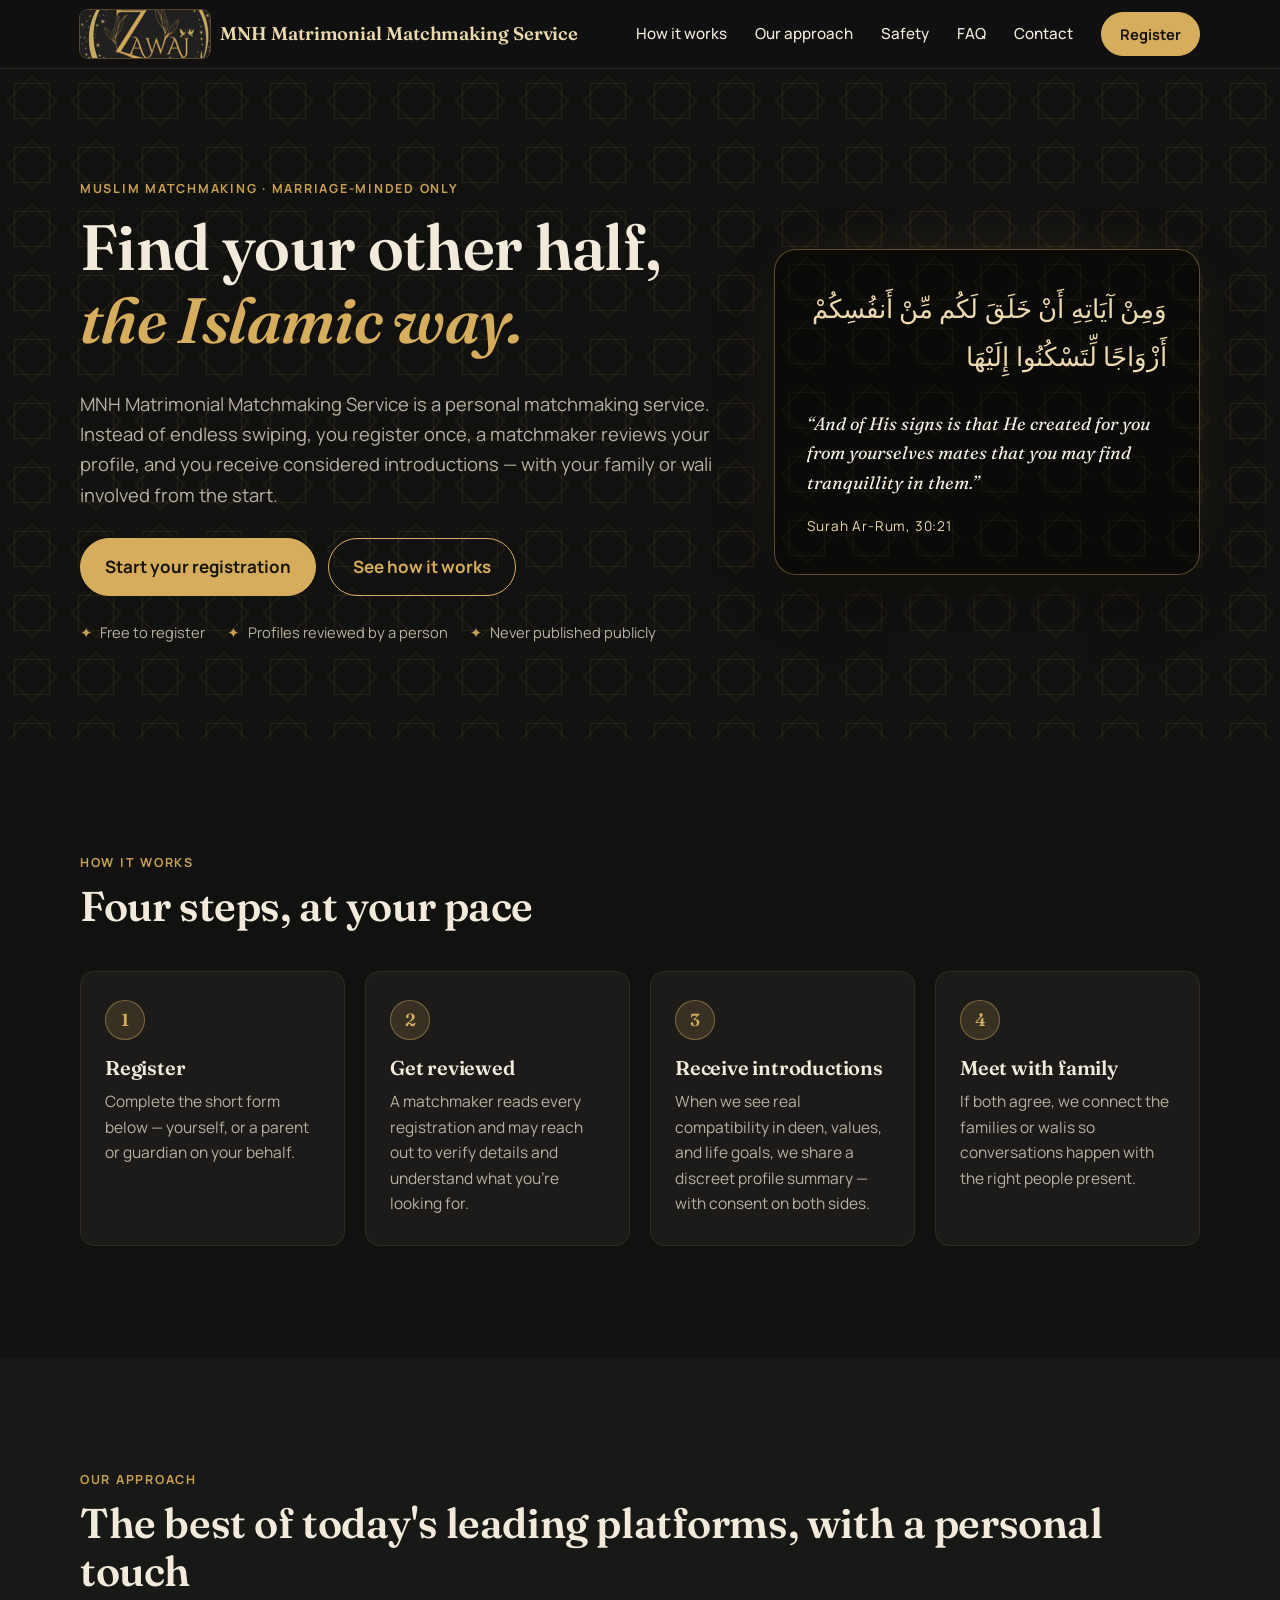
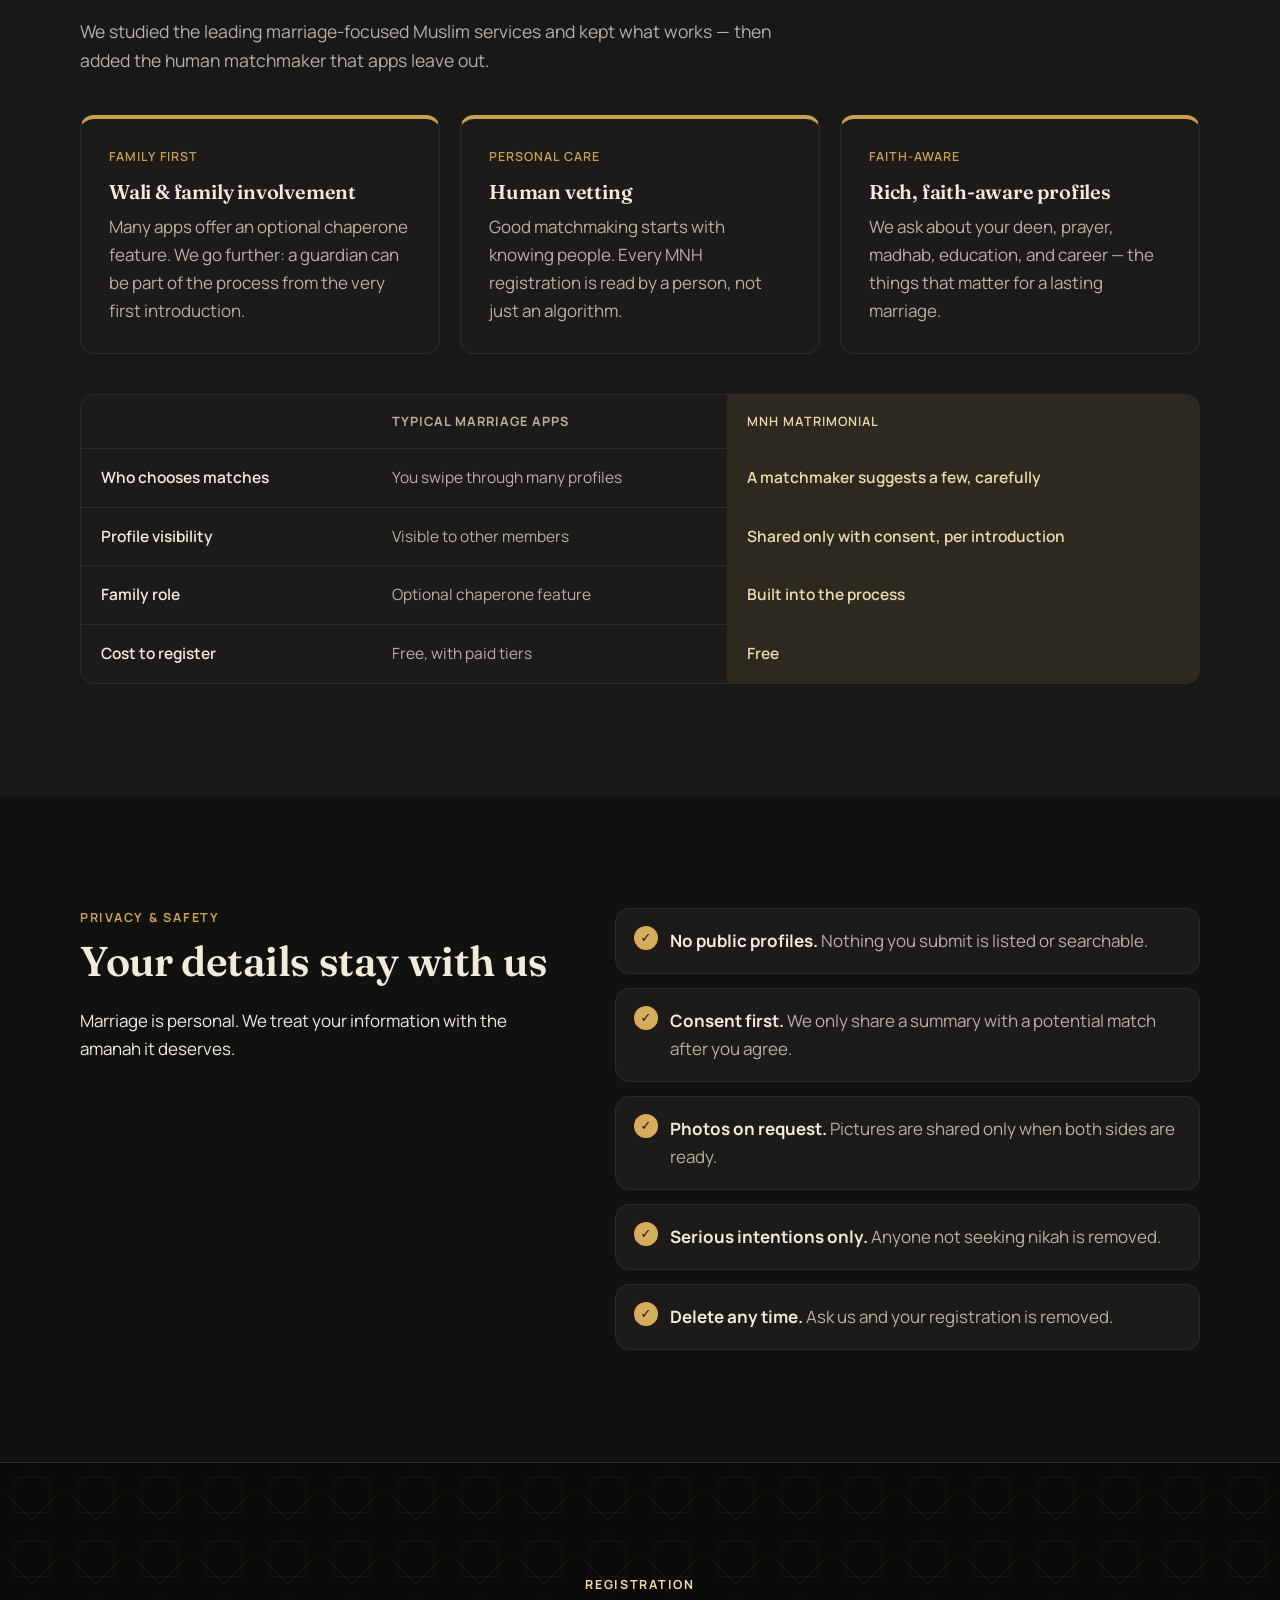
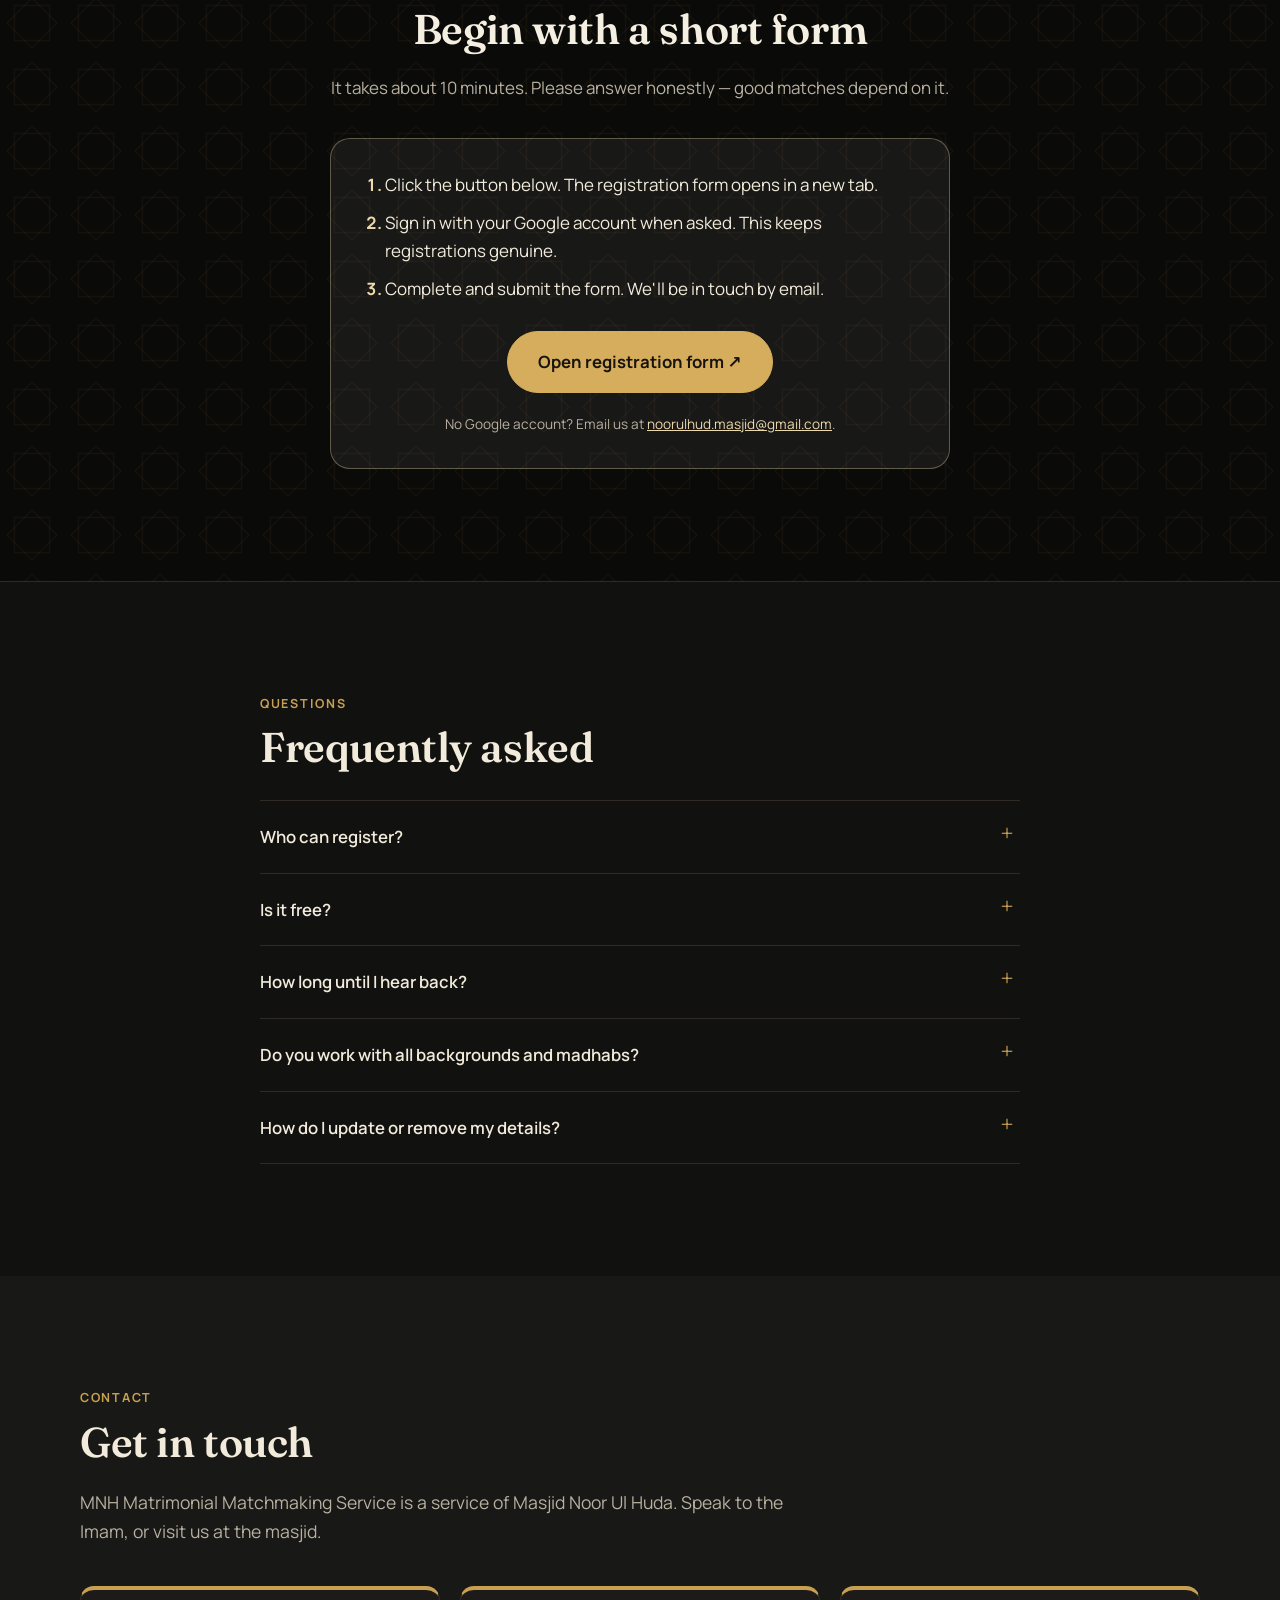
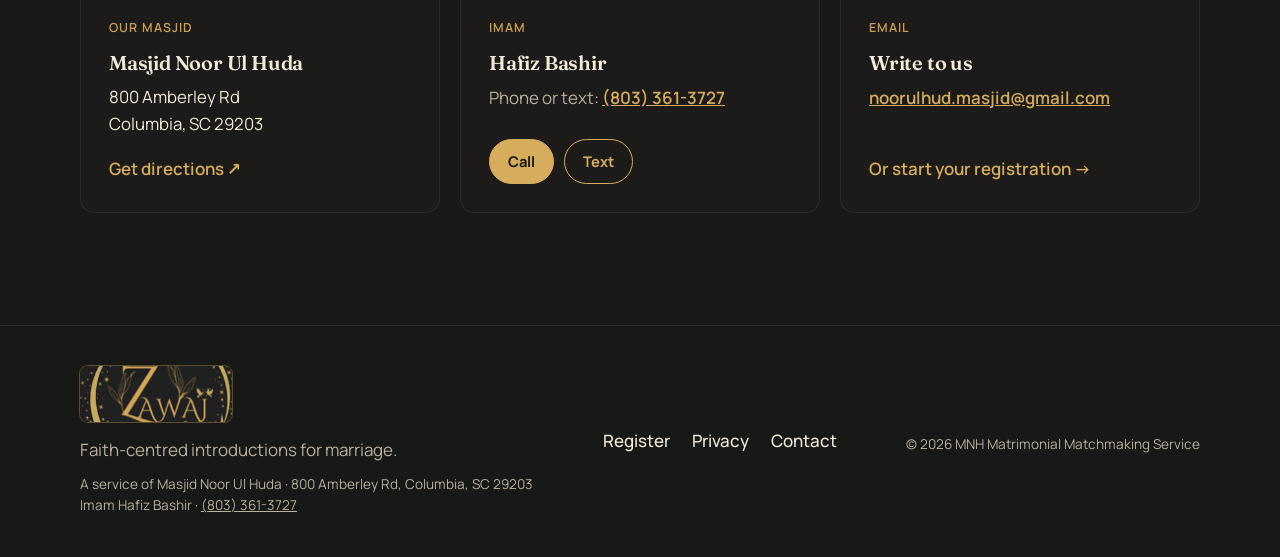
<file: index.html>
<!doctype html>
<html lang="en">
<head>
  <meta charset="utf-8" />
  <meta name="viewport" content="width=device-width, initial-scale=1" />
  <title>MNH Matrimonial Matchmaking Service — Faith-centred introductions for marriage</title>
  <meta name="description" content="A personal, family-friendly Muslim matchmaking service. Register once, get thoughtfully vetted introductions with wali involvement and full privacy." />
  <meta property="og:title" content="MNH Matrimonial Matchmaking Service" />
  <meta property="og:description" content="Faith-centred, family-friendly introductions for marriage." />
  <meta property="og:type" content="website" />
  <meta name="theme-color" content="#111110" />
  <link rel="icon" href="assets/favicon-64.png" type="image/png" />
  <link rel="apple-touch-icon" href="assets/apple-touch-icon.png" />
  <meta property="og:image" content="assets/logo.png" />
  <link rel="preconnect" href="https://fonts.googleapis.com" />
  <link rel="preconnect" href="https://fonts.gstatic.com" crossorigin />
  <link href="https://fonts.googleapis.com/css2?family=Fraunces:opsz,wght@9..144,400;9..144,600&family=Manrope:wght@400;500;600;700&display=swap" rel="stylesheet" />
  <link rel="stylesheet" href="assets/styles.css?v=3" />
</head>
<body>
  <a class="skip" href="#main">Skip to content</a>

  <header class="nav" id="top">
    <div class="wrap nav-inner">
      <a class="brand" href="#top" aria-label="MNH Matrimonial Matchmaking Service home">
        <img class="logo" src="assets/logo.png" alt="Zawaj logo" width="470" height="173" />
        <span class="brand-name">MNH Matrimonial<br class="brand-br" /> Matchmaking Service</span>
      </a>
      <button class="nav-toggle" aria-expanded="false" aria-controls="nav-links" aria-label="Open menu">
        <span></span><span></span>
      </button>
      <nav id="nav-links" class="nav-links">
        <a href="#how">How it works</a>
        <a href="#approach">Our approach</a>
        <a href="#safety">Safety</a>
        <a href="#faq">FAQ</a>
        <a href="#contact">Contact</a>
        <a class="btn btn-sm" href="#register">Register</a>
      </nav>
    </div>
  </header>

  <main id="main">
    <!-- HERO -->
    <section class="hero">
      <div class="wrap hero-grid">
        <div class="hero-copy">
          <p class="eyebrow">Muslim matchmaking · Marriage-minded only</p>
          <h1>Find your other half, <em>the Islamic way.</em></h1>
          <p class="lede">MNH Matrimonial Matchmaking Service is a personal matchmaking service. Instead of endless swiping, you register once, a matchmaker reviews your profile, and you receive considered introductions — with your family or wali involved from the start.</p>
          <div class="cta-row">
            <a class="btn" href="#register">Start your registration</a>
            <a class="btn btn-ghost" href="#how">See how it works</a>
          </div>
          <ul class="hero-points">
            <li>Free to register</li>
            <li>Profiles reviewed by a person</li>
            <li>Never published publicly</li>
          </ul>
        </div>
        <figure class="hero-card" aria-hidden="true">
          <blockquote>
            <p dir="rtl" lang="ar" class="arabic">وَمِنْ آيَاتِهِ أَنْ خَلَقَ لَكُم مِّنْ أَنفُسِكُمْ أَزْوَاجًا لِّتَسْكُنُوا إِلَيْهَا</p>
            <p>“And of His signs is that He created for you from yourselves mates that you may find tranquillity in them.”</p>
          </blockquote>
          <figcaption>Surah Ar-Rum, 30:21</figcaption>
        </figure>
      </div>
    </section>

    <!-- HOW IT WORKS -->
    <section class="section" id="how">
      <div class="wrap">
        <p class="eyebrow">How it works</p>
        <h2>Four steps, at your pace</h2>
        <ol class="steps">
          <li>
            <span class="step-n">1</span>
            <h3>Register</h3>
            <p>Complete the short form below — yourself, or a parent or guardian on your behalf.</p>
          </li>
          <li>
            <span class="step-n">2</span>
            <h3>Get reviewed</h3>
            <p>A matchmaker reads every registration and may reach out to verify details and understand what you're looking for.</p>
          </li>
          <li>
            <span class="step-n">3</span>
            <h3>Receive introductions</h3>
            <p>When we see real compatibility in deen, values, and life goals, we share a discreet profile summary — with consent on both sides.</p>
          </li>
          <li>
            <span class="step-n">4</span>
            <h3>Meet with family</h3>
            <p>If both agree, we connect the families or walis so conversations happen with the right people present.</p>
          </li>
        </ol>
      </div>
    </section>

    <!-- APPROACH: lessons from the top 3 platforms -->
    <section class="section section-tint" id="approach">
      <div class="wrap">
        <p class="eyebrow">Our approach</p>
        <h2>The best of today's leading platforms, with a personal touch</h2>
        <p class="section-lede">We studied the leading marriage-focused Muslim services and kept what works — then added the human matchmaker that apps leave out.</p>
        <div class="cards">
          <article class="card">
            <p class="card-tag">Family first</p>
            <h3>Wali &amp; family involvement</h3>
            <p>Many apps offer an optional chaperone feature. We go further: a guardian can be part of the process from the very first introduction.</p>
          </article>
          <article class="card">
            <p class="card-tag">Personal care</p>
            <h3>Human vetting</h3>
            <p>Good matchmaking starts with knowing people. Every MNH registration is read by a person, not just an algorithm.</p>
          </article>
          <article class="card">
            <p class="card-tag">Faith-aware</p>
            <h3>Rich, faith-aware profiles</h3>
            <p>We ask about your deen, prayer, madhab, education, and career — the things that matter for a lasting marriage.</p>
          </article>
        </div>

        <div class="compare" role="region" aria-label="How MNH Matrimonial compares" tabindex="0">
          <table>
            <thead>
              <tr><th scope="col"></th><th scope="col">Typical marriage apps</th><th scope="col" class="us">MNH Matrimonial</th></tr>
            </thead>
            <tbody>
              <tr><th scope="row">Who chooses matches</th><td>You swipe through many profiles</td><td class="us">A matchmaker suggests a few, carefully</td></tr>
              <tr><th scope="row">Profile visibility</th><td>Visible to other members</td><td class="us">Shared only with consent, per introduction</td></tr>
              <tr><th scope="row">Family role</th><td>Optional chaperone feature</td><td class="us">Built into the process</td></tr>
              <tr><th scope="row">Cost to register</th><td>Free, with paid tiers</td><td class="us">Free</td></tr>
            </tbody>
          </table>
        </div>
      </div>
    </section>

    <!-- SAFETY -->
    <section class="section" id="safety">
      <div class="wrap split">
        <div>
          <p class="eyebrow">Privacy &amp; safety</p>
          <h2>Your details stay with us</h2>
          <p>Marriage is personal. We treat your information with the amanah it deserves.</p>
        </div>
        <ul class="checks">
          <li><strong>No public profiles.</strong> Nothing you submit is listed or searchable.</li>
          <li><strong>Consent first.</strong> We only share a summary with a potential match after you agree.</li>
          <li><strong>Photos on request.</strong> Pictures are shared only when both sides are ready.</li>
          <li><strong>Serious intentions only.</strong> Anyone not seeking nikah is removed.</li>
          <li><strong>Delete any time.</strong> Ask us and your registration is removed.</li>
        </ul>
      </div>
    </section>

    <!-- REGISTER -->
    <section class="section section-dark" id="register">
      <div class="wrap">
        <div class="register-head">
          <p class="eyebrow">Registration</p>
          <h2>Begin with a short form</h2>
          <p>It takes about 10 minutes. Please answer honestly — good matches depend on it.</p>
        </div>
        <div class="form-launch" id="form-launch" hidden>
          <ol class="launch-steps">
            <li>Click the button below. The registration form opens in a new tab.</li>
            <li>Sign in with your Google account when asked. This keeps registrations genuine.</li>
            <li>Complete and submit the form. We'll be in touch by email.</li>
          </ol>
          <a class="btn btn-gold" id="form-launch-btn" target="_blank" rel="noopener">Open registration form ↗</a>
          <p class="small">No Google account? Email us at <a data-contact href="mailto:noorulhud.masjid@gmail.com">noorulhud.masjid@gmail.com</a>.</p>
        </div>
        <div class="form-shell" id="form-shell">
          <div class="form-loading" id="form-loading">Loading the registration form…</div>
          <iframe
            id="reg-form"
            title="MNH Matrimonial Matchmaking Service registration form"
            loading="lazy"
            referrerpolicy="no-referrer-when-downgrade">
          </iframe>
        </div>
        <p class="form-fallback" id="form-fallback">Form not showing? <a id="form-link" target="_blank" rel="noopener">Open the registration form in a new tab ↗</a></p>
      </div>
    </section>

    <!-- FAQ -->
    <section class="section" id="faq">
      <div class="wrap narrow">
        <p class="eyebrow">Questions</p>
        <h2>Frequently asked</h2>
        <details>
          <summary>Who can register?</summary>
          <p>Muslim men and women who are of legal marriageable age and sincerely seeking nikah. Parents or guardians may register on behalf of a son or daughter.</p>
        </details>
        <details>
          <summary>Is it free?</summary>
          <p>Registration is free. If we introduce any paid services in future, they will be clearly explained before you commit to anything.</p>
        </details>
        <details>
          <summary>How long until I hear back?</summary>
          <p>We review every registration personally. We'll contact you when we have a question or a promising introduction — quality matters more to us than speed.</p>
        </details>
        <details>
          <summary>Do you work with all backgrounds and madhabs?</summary>
          <p>Yes. Tell us your preferences on the form and we'll respect them in every introduction.</p>
        </details>
        <details>
          <summary>How do I update or remove my details?</summary>
          <p>Email us or contact Imam Hafiz Bashir at <a href="tel:+18033613727">(803) 361-3727</a>, and we'll update or delete your registration. See our <a href="privacy.html">privacy notice</a>.</p>
        </details>
      </div>
    </section>

    <!-- CONTACT -->
    <section class="section section-tint" id="contact">
      <div class="wrap">
        <p class="eyebrow">Contact</p>
        <h2>Get in touch</h2>
        <p class="section-lede">MNH Matrimonial Matchmaking Service is a service of Masjid Noor Ul Huda. Speak to the Imam, or visit us at the masjid.</p>
        <div class="contact-grid">
          <article class="card contact-card">
            <p class="card-tag">Our masjid</p>
            <h3>Masjid Noor Ul Huda</h3>
            <address>800 Amberley Rd<br />Columbia, SC 29203</address>
            <a class="contact-action" href="https://www.google.com/maps/search/?api=1&amp;query=800+Amberley+Rd+Columbia+SC+29203" target="_blank" rel="noopener">Get directions ↗</a>
          </article>
          <article class="card contact-card">
            <p class="card-tag">Imam</p>
            <h3>Hafiz Bashir</h3>
            <p class="contact-line">Phone or text: <a href="tel:+18033613727">(803) 361-3727</a></p>
            <div class="contact-actions">
              <a class="btn btn-sm" href="tel:+18033613727">Call</a>
              <a class="btn btn-sm btn-ghost" href="sms:+18033613727">Text</a>
            </div>
          </article>
          <article class="card contact-card">
            <p class="card-tag">Email</p>
            <h3>Write to us</h3>
            <p class="contact-line"><a data-contact href="mailto:noorulhud.masjid@gmail.com">noorulhud.masjid@gmail.com</a></p>
            <a class="contact-action" href="#register">Or start your registration →</a>
          </article>
        </div>
      </div>
    </section>
  </main>

  <footer class="footer">
    <div class="wrap footer-inner">
      <div>
        <a class="brand" href="#top"><img class="logo" src="assets/logo.png" alt="Zawaj — MNH Matrimonial Matchmaking Service" width="470" height="173" loading="lazy" /></a>
        <p class="muted">Faith-centred introductions for marriage.</p>
        <p class="muted small footer-masjid">A service of Masjid Noor Ul Huda · 800 Amberley Rd, Columbia, SC 29203<br />Imam Hafiz Bashir · <a href="tel:+18033613727">(803) 361-3727</a></p>
      </div>
      <nav class="footer-links" aria-label="Footer">
        <a href="#register">Register</a>
        <a href="privacy.html">Privacy</a>
        <a href="#contact">Contact</a>
      </nav>
      <p class="muted small">© <span id="year"></span> MNH Matrimonial Matchmaking Service</p>
    </div>
  </footer>

  <!-- 8-point star symbol -->
  <svg width="0" height="0" style="position:absolute" aria-hidden="true">
    <symbol id="star" viewBox="0 0 40 40">
      <g fill="none" stroke="currentColor" stroke-width="2.2" stroke-linejoin="round">
        <rect x="9" y="9" width="22" height="22" />
        <rect x="9" y="9" width="22" height="22" transform="rotate(45 20 20)" />
        <circle cx="20" cy="20" r="4" />
      </g>
    </symbol>
  </svg>

  <script src="assets/config.js?v=3"></script>
  <script src="assets/main.js?v=3"></script>
</body>
</html>
</file>
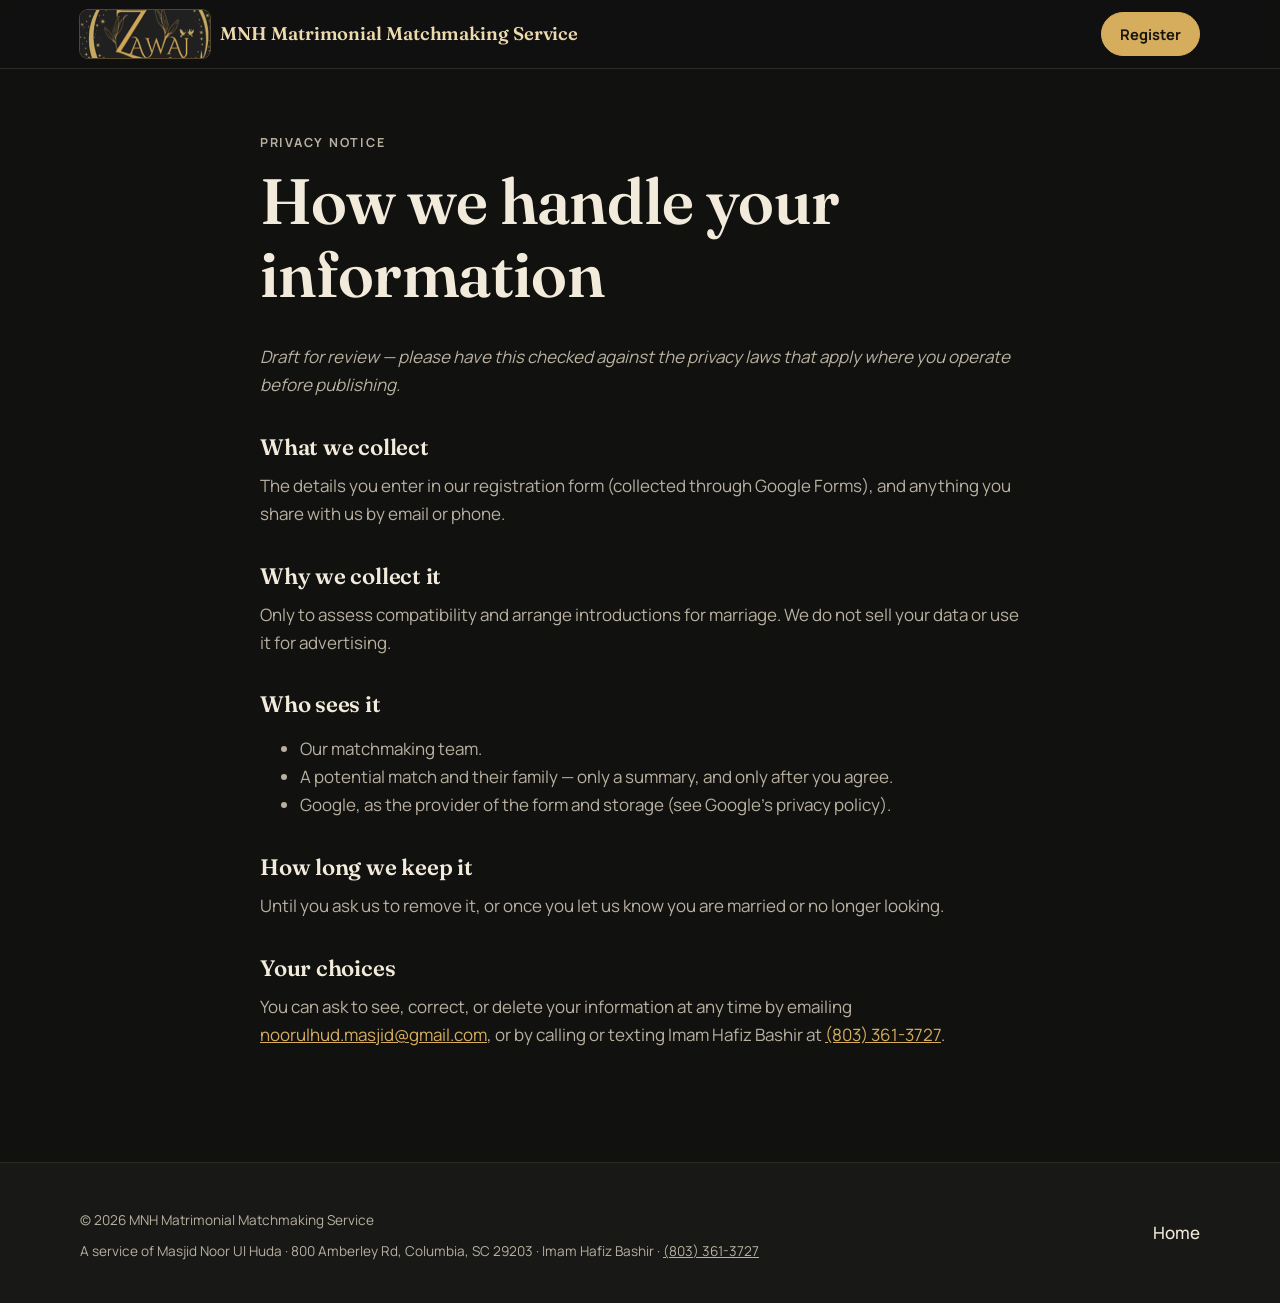
<file: privacy.html>
<!doctype html>
<html lang="en">
<head>
  <meta charset="utf-8" />
  <meta name="viewport" content="width=device-width, initial-scale=1" />
  <title>Privacy notice — MNH Matrimonial Matchmaking Service</title>
  <meta name="robots" content="noindex" />
  <meta name="theme-color" content="#111110" />
  <link rel="icon" href="assets/favicon-64.png" type="image/png" />
  <link rel="apple-touch-icon" href="assets/apple-touch-icon.png" />
  <link href="https://fonts.googleapis.com/css2?family=Fraunces:opsz,wght@9..144,400;9..144,600&family=Manrope:wght@400;500;600;700&display=swap" rel="stylesheet" />
  <link rel="stylesheet" href="assets/styles.css?v=3" />
</head>
<body>
  <header class="nav">
    <div class="wrap nav-inner">
      <a class="brand" href="index.html"><img class="logo" src="assets/logo.png" alt="Zawaj logo" width="470" height="173" /><span class="brand-name">MNH Matrimonial<br class="brand-br" /> Matchmaking Service</span></a>
      <a class="btn btn-sm" href="index.html#register">Register</a>
    </div>
  </header>
  <main class="legal">
    <div class="wrap narrow">
      <p class="eyebrow">Privacy notice</p>
      <h1>How we handle your information</h1>
      <p><em>Draft for review — please have this checked against the privacy laws that apply where you operate before publishing.</em></p>

      <h2>What we collect</h2>
      <p>The details you enter in our registration form (collected through Google Forms), and anything you share with us by email or phone.</p>

      <h2>Why we collect it</h2>
      <p>Only to assess compatibility and arrange introductions for marriage. We do not sell your data or use it for advertising.</p>

      <h2>Who sees it</h2>
      <ul>
        <li>Our matchmaking team.</li>
        <li>A potential match and their family — only a summary, and only after you agree.</li>
        <li>Google, as the provider of the form and storage (see Google's privacy policy).</li>
      </ul>

      <h2>How long we keep it</h2>
      <p>Until you ask us to remove it, or once you let us know you are married or no longer looking.</p>

      <h2>Your choices</h2>
      <p>You can ask to see, correct, or delete your information at any time by emailing <a href="mailto:noorulhud.masjid@gmail.com" data-contact>noorulhud.masjid@gmail.com</a>, or by calling or texting Imam Hafiz Bashir at <a href="tel:+18033613727">(803) 361-3727</a>.</p>
    </div>
  </main>
  <footer class="footer"><div class="wrap footer-inner"><div><p class="muted small">© <span id="year"></span> MNH Matrimonial Matchmaking Service</p><p class="muted small footer-masjid">A service of Masjid Noor Ul Huda · 800 Amberley Rd, Columbia, SC 29203 · Imam Hafiz Bashir · <a href="tel:+18033613727">(803) 361-3727</a></p></div><nav class="footer-links"><a href="index.html">Home</a></nav></div></footer>
  <script src="assets/config.js?v=3"></script>
  <script src="assets/main.js?v=3"></script>
</body>
</html>
</file>
<file: assets/styles.css>
:root {
  color-scheme: dark;
  --ink: #f2ebdb;
  --ink-soft: #b8b0a0;
  --paper: #111110;
  --paper-2: #181816;
  --line: #2f2b24;
  --surface: #1c1b19;
  --accent: #d6ad5c;        /* gold used for text, links and buttons */
  --accent-2: #e4c27e;
  --on-accent: #17140e;     /* text on gold */
  --deep: #0a0a09;          /* deepest panels */
  --gold: #c9a052;
  --gold-soft: #ecd9ad;
  --white: var(--surface);
  --radius: 14px;
  --serif: "Fraunces", Georgia, serif;
  --sans: "Manrope", system-ui, -apple-system, "Segoe UI", sans-serif;
  --pattern: url("data:image/svg+xml,%3Csvg xmlns='http://www.w3.org/2000/svg' width='64' height='64' viewBox='0 0 40 40'%3E%3Cg fill='none' stroke='%23b8893a' stroke-opacity='.11' stroke-width='.8'%3E%3Crect x='9' y='9' width='22' height='22'/%3E%3Crect x='9' y='9' width='22' height='22' transform='rotate(45 20 20)'/%3E%3C/g%3E%3C/svg%3E");
}

*, *::before, *::after { box-sizing: border-box; }
html { scroll-behavior: smooth; scroll-padding-top: 80px; }
body {
  margin: 0;
  font: 400 17px/1.65 var(--sans);
  color: var(--ink);
  background: var(--paper);
  -webkit-font-smoothing: antialiased;
}
img, svg, iframe { display: block; max-width: 100%; }
a { color: var(--accent); }
h1, h2, h3 { font-family: var(--serif); font-weight: 600; line-height: 1.15; margin: 0 0 .5em; letter-spacing: -.01em; }
h1 { font-size: clamp(2.4rem, 5.5vw, 4rem); }
h2 { font-size: clamp(1.8rem, 3.6vw, 2.6rem); }
h3 { font-size: 1.25rem; }
p { margin: 0 0 1em; }

.wrap { width: min(1120px, 100% - 32px); margin-inline: auto; }
.narrow { width: min(760px, 100% - 32px); }
.skip { position: absolute; left: -999px; top: 8px; background: var(--accent); color: var(--on-accent); padding: 8px 14px; border-radius: 8px; z-index: 100; }
.skip:focus { left: 8px; }
.eyebrow { font-size: .78rem; font-weight: 700; letter-spacing: .14em; text-transform: uppercase; color: var(--gold); margin-bottom: .8em; }
.muted { color: var(--ink-soft); }
.small { font-size: .85rem; }

/* Buttons */
.btn {
  display: inline-flex; align-items: center; justify-content: center;
  padding: 14px 24px; border-radius: 999px;
  background: var(--accent); color: var(--on-accent); text-decoration: none;
  font-weight: 700; border: 1.5px solid var(--accent);
  transition: background .2s, transform .2s;
}
.btn:hover { background: var(--accent-2); border-color: var(--accent-2); transform: translateY(-1px); }
.btn:focus-visible, a:focus-visible, button:focus-visible, summary:focus-visible { outline: 3px solid var(--gold); outline-offset: 3px; }
.btn-ghost { background: transparent; color: var(--accent); }
.btn-ghost:hover { background: rgba(214,173,92,.1); }
.btn-sm { padding: 9px 18px; font-size: .92rem; }

/* Nav */
.nav { position: sticky; top: 0; z-index: 50; background: rgba(17,17,16,.88); backdrop-filter: blur(10px); border-bottom: 1px solid var(--line); }
.nav-inner { display: flex; align-items: center; justify-content: space-between; height: 68px; }
.brand { display: inline-flex; align-items: center; gap: 10px; text-decoration: none; color: var(--accent); font: 600 1.45rem var(--serif); }
.brand svg { width: 30px; height: 30px; color: var(--gold); }
.brand .logo { height: 48px; width: auto; border-radius: 8px; box-shadow: 0 0 0 1px rgba(214,173,92,.35); }
.footer .brand .logo { height: 56px; }
.brand-name { font: 600 1.15rem/1.15 var(--serif); color: var(--gold-soft); letter-spacing: -.005em; }
.brand-br { display: none; }
@media (max-width: 1080px) { .brand-br { display: inline; } .brand-name { font-size: 1rem; } }
@media (max-width: 420px) { .brand { gap: 8px; } .brand .logo { height: 40px; } .brand-name { font-size: .88rem; } }
.nav-links { display: flex; align-items: center; gap: 28px; }
.nav-links a:not(.btn) { white-space: nowrap; color: var(--ink); text-decoration: none; font-weight: 500; font-size: .95rem; }
.nav-links a:not(.btn):hover { color: var(--accent); }
.nav-toggle { display: none; background: none; border: 0; width: 44px; height: 44px; padding: 10px; cursor: pointer; }
.nav-toggle span { display: block; height: 2px; background: var(--ink); margin: 6px 0; transition: transform .2s; }
.nav-toggle[aria-expanded="true"] span:first-child { transform: translateY(4px) rotate(45deg); }
.nav-toggle[aria-expanded="true"] span:last-child { transform: translateY(-4px) rotate(-45deg); }

/* Hero */
.hero { padding: clamp(56px, 9vw, 110px) 0 clamp(56px, 8vw, 96px); background: var(--pattern), var(--paper); }
.hero-grid { display: grid; grid-template-columns: 1.2fr .8fr; gap: 56px; align-items: center; }
.hero h1 em { font-style: italic; color: var(--accent); }
.lede { font-size: 1.15rem; color: var(--ink-soft); max-width: 36em; }
.cta-row { display: flex; flex-wrap: wrap; gap: 12px; margin: 28px 0 24px; }
.hero-points { list-style: none; padding: 0; margin: 0; display: flex; flex-wrap: wrap; gap: 10px 22px; font-size: .92rem; color: var(--ink-soft); }
.hero-points li::before { content: "✦"; color: var(--gold); margin-right: 8px; }
.hero-card {
  margin: 0; padding: 36px 32px; border-radius: 22px;
  background: var(--deep); color: #f5efe1;
  border: 1px solid rgba(214,173,92,.4);
  box-shadow: 0 24px 60px -24px rgba(0,0,0,.8), 0 0 60px -30px rgba(214,173,92,.35);
  position: relative; overflow: hidden;
}
.hero-card::after { content: ""; position: absolute; inset: 0; background: var(--pattern); opacity: .7; pointer-events: none; }
.hero-card blockquote { margin: 0; position: relative; z-index: 1; }
.arabic { font-family: "Amiri", "Traditional Arabic", serif; font-size: 1.6rem; line-height: 1.9; color: var(--gold-soft); }
.hero-card blockquote p:last-child { font-family: var(--serif); font-size: 1.12rem; font-style: italic; }
.hero-card figcaption { position: relative; z-index: 1; font-size: .85rem; letter-spacing: .06em; color: var(--gold-soft); }

/* Sections */
.section { padding: clamp(64px, 9vw, 112px) 0; }
.section-tint { background: var(--paper-2); }
.section-lede { font-size: 1.1rem; color: var(--ink-soft); max-width: 40em; margin-bottom: 40px; }

.steps { list-style: none; padding: 0; margin: 40px 0 0; display: grid; grid-template-columns: repeat(4, 1fr); gap: 20px; counter-reset: s; }
.steps li { background: var(--white); border: 1px solid var(--line); border-radius: var(--radius); padding: 28px 24px; }
.step-n { display: inline-grid; place-items: center; width: 40px; height: 40px; border-radius: 50%; background: rgba(214,173,92,.15); color: var(--accent); border: 1px solid rgba(214,173,92,.45); font: 600 1.1rem var(--serif); margin-bottom: 16px; }
.steps p { color: var(--ink-soft); font-size: .97rem; margin: 0; }

.cards { display: grid; grid-template-columns: repeat(3, 1fr); gap: 20px; }
.card { background: var(--white); border: 1px solid var(--line); border-radius: var(--radius); padding: 28px; border-top: 4px solid var(--gold); }
.card-tag { font-size: .78rem; font-weight: 600; color: var(--gold); text-transform: uppercase; letter-spacing: .08em; }
.card p:last-child { color: var(--ink-soft); margin: 0; }

.compare { margin-top: 40px; overflow-x: auto; border-radius: var(--radius); border: 1px solid var(--line); background: var(--white); }
.compare table { width: 100%; min-width: 560px; border-collapse: collapse; font-size: .97rem; }
.compare th, .compare td { text-align: left; padding: 16px 20px; border-bottom: 1px solid var(--line); vertical-align: top; }
.compare tbody tr:last-child > * { border-bottom: 0; }
.compare thead th { font-size: .8rem; text-transform: uppercase; letter-spacing: .08em; color: var(--ink-soft); }
.compare tbody th { font-weight: 600; width: 26%; }
.compare td { color: var(--ink-soft); }
.compare .us { background: rgba(214,173,92,.09); color: var(--gold-soft); font-weight: 600; }

.split { display: grid; grid-template-columns: .9fr 1.1fr; gap: 56px; align-items: start; }
.checks { list-style: none; padding: 0; margin: 0; display: grid; gap: 14px; }
.checks li { padding: 18px 20px 18px 54px; background: var(--white); border: 1px solid var(--line); border-radius: var(--radius); position: relative; color: var(--ink-soft); }
.checks li::before { content: "✓"; position: absolute; left: 18px; top: 17px; width: 24px; height: 24px; border-radius: 50%; background: var(--accent); color: var(--on-accent); display: grid; place-items: center; font-size: .8rem; font-weight: 700; }
.checks strong { color: var(--ink); }

/* Register */
.section-dark { background: var(--deep); border-block: 1px solid var(--line); color: #f5efe1; position: relative; }
.section-dark::before { content: ""; position: absolute; inset: 0; background: var(--pattern); opacity: .6; pointer-events: none; }
.section-dark .wrap { position: relative; }
.section-dark .eyebrow { color: var(--gold-soft); }
.register-head { text-align: center; max-width: 620px; margin: 0 auto 36px; }
.register-head p:last-child { color: var(--ink-soft); }
.form-shell { position: relative; max-width: 780px; margin: 0 auto; background: #fff; border-radius: 20px; overflow: hidden; box-shadow: 0 30px 70px -30px rgba(0,0,0,.5); min-height: 420px; }
.form-shell iframe { width: 100%; border: 0; height: 1600px; }
.form-loading { position: absolute; inset: 0; display: grid; place-items: center; color: var(--ink-soft); }
[hidden] { display: none !important; }
.form-launch { max-width: 620px; margin: 0 auto; background: rgba(255,255,255,.06); border: 1px solid rgba(233,214,172,.35); border-radius: 20px; padding: 32px; text-align: center; }
.launch-steps { text-align: left; margin: 0 0 28px; padding-left: 1.3em; color: var(--ink); display: grid; gap: 10px; }
.launch-steps li::marker { color: var(--gold-soft); font-weight: 700; }
.btn-gold { background: var(--accent); border-color: var(--accent); color: var(--on-accent); font-size: 1.05rem; padding: 16px 30px; }
.btn-gold:hover { background: var(--accent-2); }
.form-launch .small { margin: 20px 0 0; color: var(--ink-soft); }
.form-launch a[data-contact] { color: var(--gold-soft); }
.form-fallback { text-align: center; margin-top: 20px; color: var(--ink-soft); font-size: .95rem; }
.form-fallback a { color: var(--gold-soft); }

/* FAQ */
details { border-bottom: 1px solid var(--line); padding: 4px 0; }
details:first-of-type { border-top: 1px solid var(--line); margin-top: 28px; }
summary { cursor: pointer; list-style: none; padding: 18px 40px 18px 0; font-weight: 600; font-size: 1.05rem; position: relative; }
summary::-webkit-details-marker { display: none; }
summary::after { content: "+"; position: absolute; right: 6px; top: 12px; font: 400 1.6rem var(--serif); color: var(--gold); transition: transform .2s; }
details[open] summary::after { transform: rotate(45deg); }
details p { color: var(--ink-soft); padding-right: 40px; }

/* Contact */
.contact-grid { display: grid; grid-template-columns: repeat(3, 1fr); gap: 20px; }
.contact-card { display: flex; flex-direction: column; }
.contact-card address { font-style: normal; color: var(--ink); font-size: 1.05rem; line-height: 1.6; margin-bottom: 18px; }
.contact-line { color: var(--ink-soft); margin-bottom: 18px !important; }
.contact-line a { font-weight: 600; word-break: break-word; }
.contact-actions { display: flex; gap: 10px; margin-top: auto; }
.contact-action { margin-top: auto; font-weight: 600; text-decoration: none; }
.contact-action:hover { text-decoration: underline; }
.footer-masjid { margin-top: 10px !important; line-height: 1.6; }
.footer-masjid a { color: var(--ink-soft); }
@media (max-width: 960px) { .contact-grid { grid-template-columns: 1fr; } }

/* Footer */
.footer { border-top: 1px solid var(--line); padding: 40px 0; background: var(--paper-2); }
.footer-inner { display: flex; flex-wrap: wrap; align-items: center; justify-content: space-between; gap: 20px; }
.footer-inner p { margin: 6px 0 0; }
.footer-links { display: flex; gap: 22px; }
.footer-links a { color: var(--ink); text-decoration: none; font-weight: 500; }

/* Legal page */
.legal { padding: 64px 0 96px; }
.legal h2 { font-size: 1.4rem; margin-top: 1.6em; }
.legal p, .legal li { color: var(--ink-soft); }

/* Responsive */
@media (max-width: 960px) {
  .hero-grid, .split { grid-template-columns: 1fr; gap: 40px; }
  .steps { grid-template-columns: repeat(2, 1fr); }
  .cards { grid-template-columns: 1fr; }
}
@media (max-width: 1000px) {
  .nav-toggle { display: block; }
  .nav-links {
    position: absolute; top: 68px; left: 0; right: 0;
    flex-direction: column; align-items: stretch; gap: 0;
    background: var(--paper); border-bottom: 1px solid var(--line);
    padding: 8px 16px 18px; display: none;
  }
  .nav-links.open { display: flex; }
  .nav-links a:not(.btn) { padding: 14px 4px; border-bottom: 1px solid var(--line); }
  .nav-links .btn { margin-top: 14px; }
}
@media (max-width: 760px) {
  .steps { grid-template-columns: 1fr; }
  .form-shell { border-radius: 14px; }
  .form-shell iframe { height: 2000px !important; }
}
@media (prefers-reduced-motion: reduce) {
  html { scroll-behavior: auto; }
  * { transition: none !important; }
}
</file>
